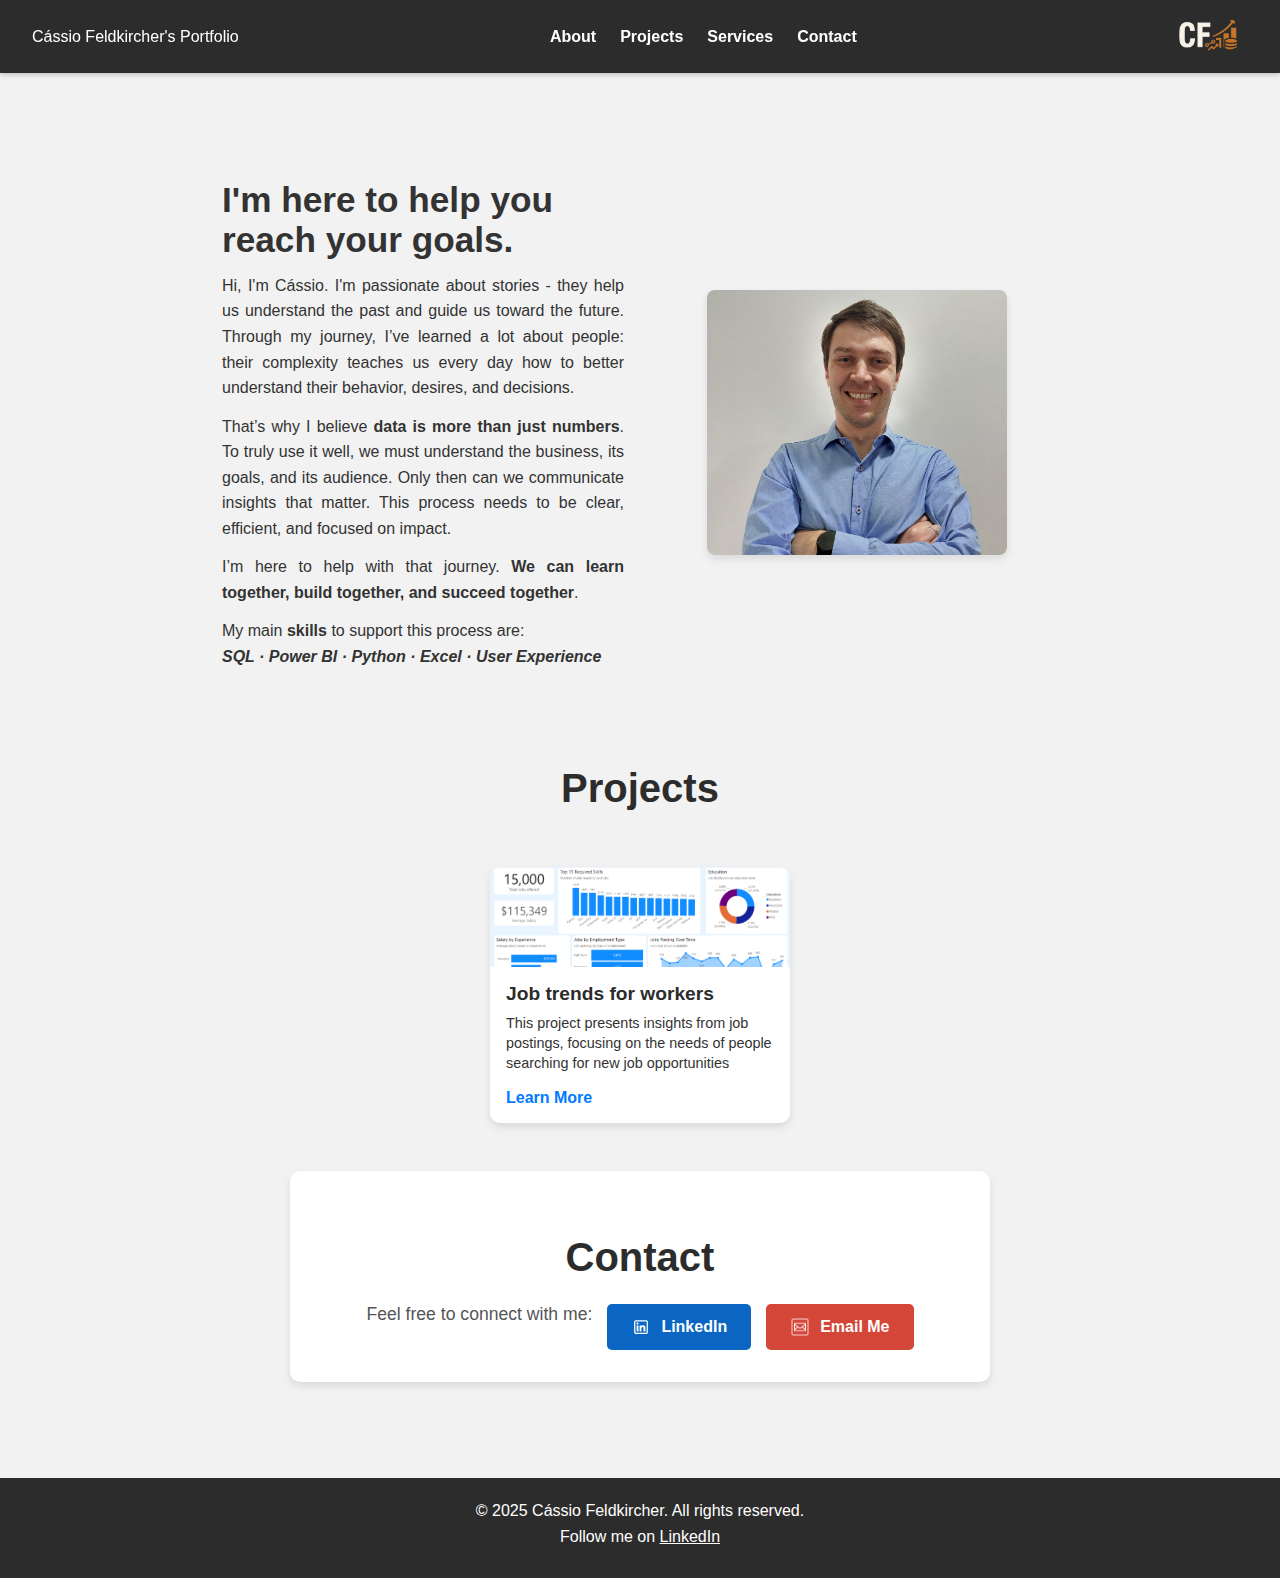
<file: index.html>
<!DOCTYPE html>
<html lang="en">
<head>
    <meta charset="UTF-8">
    <meta name="viewport" content="width=device-width, initial-scale=1.0">
    <title>CF's Portfolio</title>
    <!-- Link to the external CSS file -->
    <link rel="stylesheet" href="Source/css/style.css">
</head>
<body>
    <header>
        <div>Cássio Feldkircher's Portfolio</div>
        <div class="menu-toggle" id="mobile-menu">
            <span></span>
            <span></span>
            <span></span>
        </div>
        <nav id="main-nav">
            <ul>
                <li><a href="#about">About</a></li>
                <li><a href="#projects">Projects</a></li>
                <li><a href="#services">Services</a></li>
                <li><a href="#contact">Contact</a></li>
            </ul>
        </nav>
        <div><img src="Source/images/CF_gray.png" alt="CF logo"></div>
    </header>

    <section class="main">
        <div class="hero-section" id="about">
            <div class="hero-text">
                <h1>I'm here to help you reach your goals.</h1>
                <p>Hi, I'm Cássio. I'm passionate about stories - they help us understand the past and guide us toward the future. Through my journey, I’ve learned a lot about people: their complexity teaches us every day how to better understand their behavior, desires, and decisions.</p>
                <p>That’s why I believe <b> data is more than just numbers</b>. To truly use it well, we must understand the business, its goals, and its audience. Only then can we communicate insights that matter. This process needs to be clear, efficient, and focused on impact.</p>
                <p>I’m here to help with that journey. <b>We can learn together, build together, and succeed together</b>.</p>
                <p>My main <b>skills</b> to support this process are:<br>
                <i><b>SQL · Power BI · Python · Excel · User Experience</b></i></p>
            </div>
            <div class="hero-image">
                <img src="Source/images/eu.jpg" alt="Cássio">
            </div>
        </div>

        <h2 class="section-title">Projects</h2>

        <div class="cards" id="projects">
            <!-- Project Card 1 -->
            <div class="card">
                <img src="Source/images/projects/jobs_statistics/screen.png" alt="jobs_statistics" class="card-img">
                <div class="card-content">
                    <h2>Job trends for workers</h2>
                    <p>This project presents insights from job postings, focusing on the needs of people searching for new job opportunities</p>
                    <a href="pages/p_job_trends.html" class="card-link">Learn More</a>
                </div>
            </div>
            <!-- Project Card 2 -- >
            <div class="card">
                <img src="https://placehold.co/280x100/A8A8A8/ffffff?text=Project+2" alt="Project 2 Thumbnail" class="card-img">
                <div class="card-content">
                    <h2>Project Beta</h2>
                    <p>This project focused on developing a scalable solution for data analysis.</p>
                    <a href="#" class="card-link">Learn More</a>
                </div>
            </div>
            <!-- Project Card 3 -- >
            <div class="card">
                <img src="https://placehold.co/280x100/A8A8A8/ffffff?text=Project+3" alt="Project 3 Thumbnail" class="card-img">
                <div class="card-content">
                    <h2>Project Gamma</h2>
                    <p>An innovative web application designed to improve user engagement.</p>
                    <a href="#" class="card-link">Learn More</a>
                </div>
            </div> -->
        </div>

        <!-- Contact Section -->
        <section id="contact" class="contact-section">
            <h2 class="section-title">Contact</h2>
            <div class="contact-links">
                <p>Feel free to connect with me:</p>
                <a href="https://www.linkedin.com/in/cassiofeldkircher/" target="_blank" class="contact-link">
                    <img src="Source/icons/linkedin_wb.svg" alt="LinkedIn icon" class="contact-icon">
                    <span>LinkedIn</span>
                </a>
                <a href="mailto:your.email@example.com" class="contact-link">
                    <img src="Source/icons/email.png" alt="Email icon" class="contact-icon">
                    <span>Email Me</span>
                </a>
            </div>
        </section>

    </section>

    <!-- Link to external JavaScript file -->
    <script src="Source/js/scripts.js"></script>
    <footer>
        <div class="footer-content">
            <p>&copy; 2025 Cássio Feldkircher. All rights reserved.</p>
            <p>Follow me on <a href="https://www.linkedin.com/in/cassiofeldkircher/" target="_blank">LinkedIn</a></p>
        </div>
    </footer>
</body>
</html>
</file>
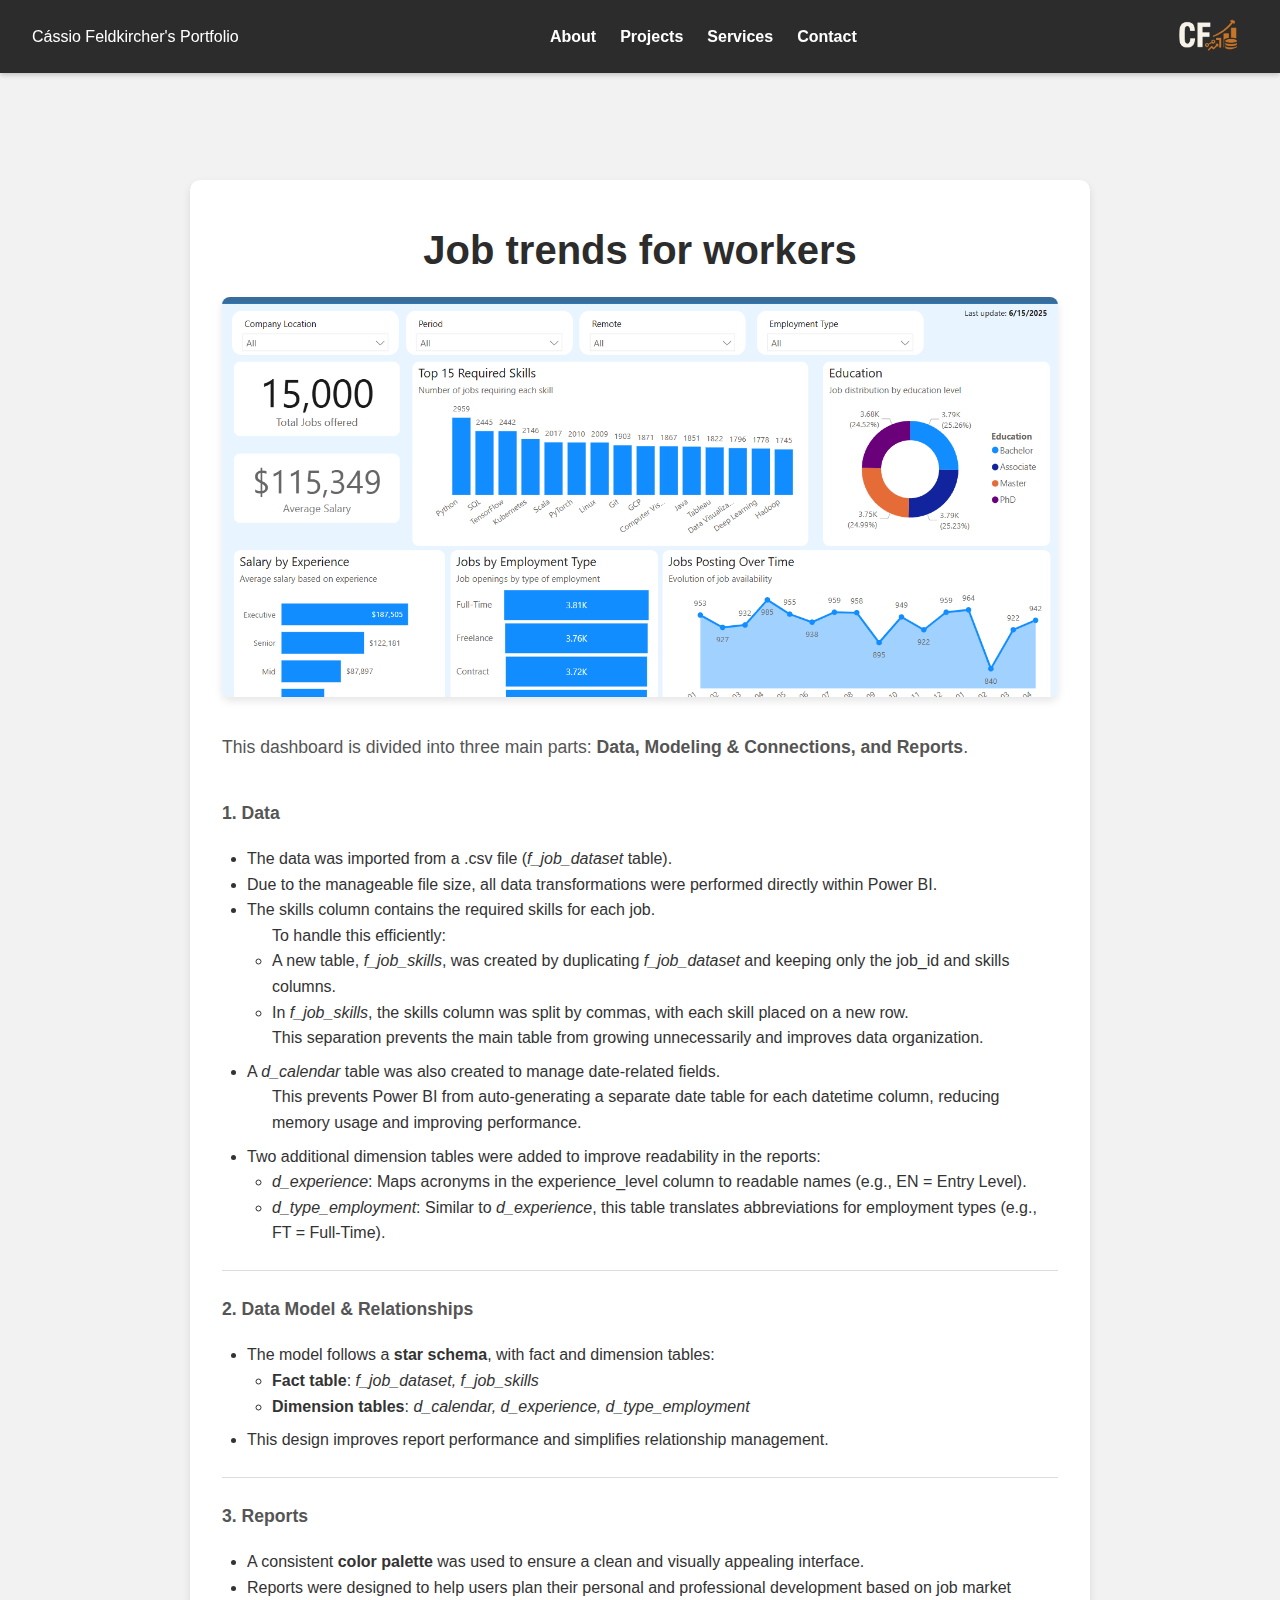
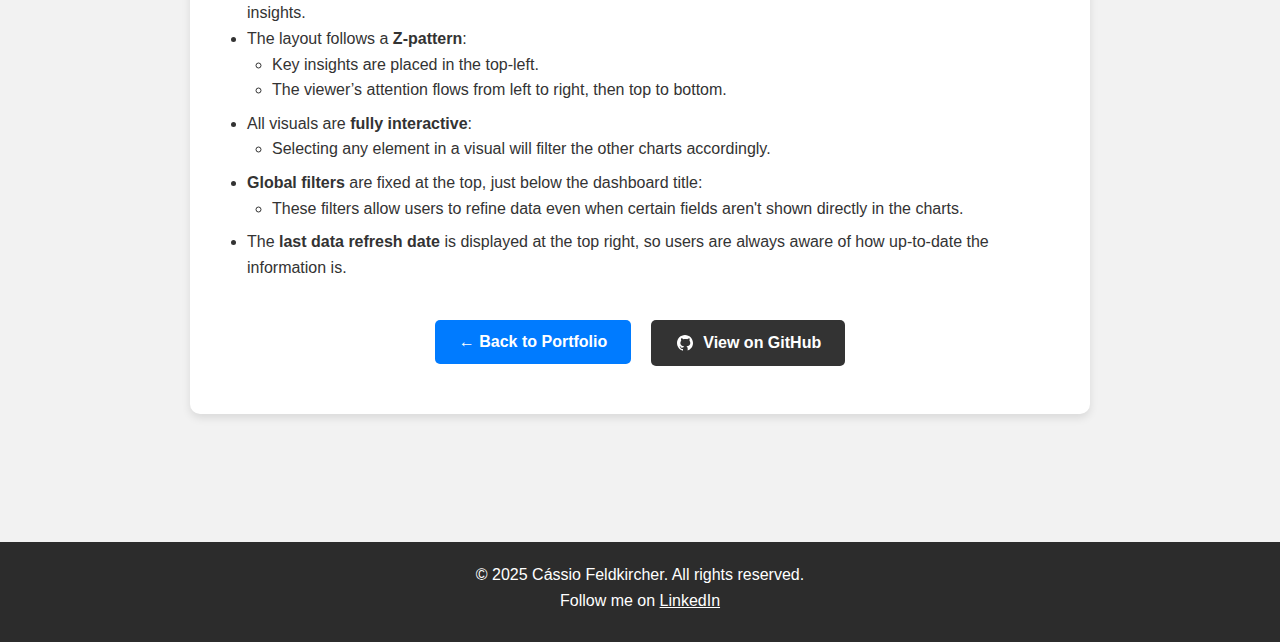
<file: pages/p_job_trends.html>
<!DOCTYPE html>
<html lang="en">
<head>
    <meta charset="UTF-8">
    <meta name="viewport" content="width=device-width, initial-scale=1.0">
    <title>Job trends for workers - CF's Portfolio</title>
    <!-- Link to the external global CSS file -->
    <link rel="stylesheet" href="../Source/css/style.css">
    <!-- Link to the external project-specific CSS file -->
    <link rel="stylesheet" href="../Source/css/job_trends.css">
</head>
<body>
    <header>
        <div>Cássio Feldkircher's Portfolio</div>
        <div class="menu-toggle" id="mobile-menu">
            <span></span>
            <span></span>
            <span></span>
        </div>
        <nav id="main-nav"> <ul>
                <li><a href="../index.html#about">About</a></li> <!-- Updated link -->
                <li><a href="../index.html#projects">Projects</a></li> <!-- Updated link -->
                <li><a href="#services">Services</a></li>
                <li><a href="../index.html#contact">Contact</a></li>
            </ul>
        </nav>
        <div><img src="../Source/images/CF_gray.png" alt="CF logo"></div>
    </header>

    <main class="main">
        <section class="project-detail-section">
            <h1>Job trends for workers</h1>
            <img src="../Source/images/projects/jobs_statistics/screen.png" alt="Job trends project main image" class="project-detail-image">
            <div class="project-description">
                <p>This dashboard is divided into three main parts: <b>Data, Modeling & Connections, and Reports</b>.</p>
                <br>
                <p><b>1. Data</b></p>
                <ul>
                    <li>The data was imported from a .csv file (<i>f_job_dataset</i> table).</li>
                    <li>Due to the manageable file size, all data transformations were performed directly within Power BI.</li>
                    <li>The skills column contains the required skills for each job.
                        <ul>
                            To handle this efficiently:
                            <li>A new table, <i>f_job_skills</i>, was created by duplicating <i>f_job_dataset</i> and keeping only the job_id and skills columns.</li>
                            <li>In <i>f_job_skills</i>, the skills column was split by commas, with each skill placed on a new row.</li>
                            This separation prevents the main table from growing unnecessarily and improves data organization.
                        </ul>
                    </li>
                    <li>A <i>d_calendar</i> table was also created to manage date-related fields.
                        <ul>
                            This prevents Power BI from auto-generating a separate date table for each datetime column, reducing memory usage and improving performance.
                        </ul>
                    </li>
                    <li>Two additional dimension tables were added to improve readability in the reports:
                        <ul>
                            <li><i>d_experience</i>: Maps acronyms in the experience_level column to readable names (e.g., EN = Entry Level).</li>
                            <li><i>d_type_employment</i>: Similar to <i>d_experience</i>, this table translates abbreviations for employment types (e.g., FT = Full-Time).</li>
                        </ul>
                    </li>
                </ul>
                <!-- <br> -->
                <p><b>2. Data Model & Relationships</b></p>
                <ul>
                    <li>The model follows a <b>star schema</b>, with fact and dimension tables:
                        <ul>
                            <li><b>Fact table</b>: <i>f_job_dataset, f_job_skills</i></li>
                            <li><b>Dimension tables</b>: <i>d_calendar, d_experience, d_type_employment</i></li>
                        </ul>
                    </li>
                    <li>This design improves report performance and simplifies relationship management.</li>
                </ul>
                <!-- <br> -->
                <p><b>3. Reports</b></p>
                <ul>
                    <li>A consistent <b>color palette</b> was used to ensure a clean and visually appealing interface.</li>
                    <li>Reports were designed to help users plan their personal and professional development based on job market insights.</li>
                    <li>The layout follows a <b>Z-pattern</b>:
                        <ul>
                            <li>Key insights are placed in the top-left.</li>
                            <li>The viewer’s attention flows from left to right, then top to bottom.</li>
                        </ul>
                    </li>
                    <li>All visuals are <b>fully interactive</b>:
                        <ul>
                            <li>Selecting any element in a visual will filter the other charts accordingly.</li>
                        </ul>
                    </li>
                    <li><b>Global filters</b> are fixed at the top, just below the dashboard title:
                        <ul>
                            <li>These filters allow users to refine data even when certain fields aren't shown directly in the charts.</li>
                        </ul>
                    </li>
                    <li>The <b>last data refresh date</b> is displayed at the top right, so users are always aware of how up-to-date the information is.</li>
                </ul>
            </div>
           <div class="project-actions-container">
                <div class="back-to-portfolio">
                    <a href="../index.html">← Back to Portfolio</a>
                </div>
                <!-- New GitHub link with SVG icon -->
                <a href="https://github.com/cassiof-dev/projects_pbi/tree/main/Jobs_statistics" target="_blank" class="project-github-link">
                    <img src="../Source/icons/icons8-github.svg" alt="GitHub icon" class="github-icon">
                    <span>View on GitHub</span>
                </a>
            </div>
        </section>
    </main>

    <!-- Link to external JavaScript file -->
    <script src="../Source/js/scripts.js"></script>
    <footer>
        <div class="footer-content">
            <p>&copy; 2025 Cássio Feldkircher. All rights reserved.</p>
            <p>Follow me on <a href="https://www.linkedin.com/in/cassiofeldkircher/" target="_blank">LinkedIn</a></p>
        </div>
    </footer>
</body>
</html>
</file>
<file: Source/css/style.css>
/* Universal box-sizing for easier layout management */
* {
    margin: 0;
    padding: 0;
    box-sizing: border-box;
}

/* HTML and Body styling for smooth scrolling with fixed header */
html {
    scroll-behavior: smooth; /* Ensures smooth scrolling */
    scroll-padding-top: 100px; /* Leave space for the fixed header when scrolling to anchors */
}

body {
    font-family: 'Segoe UI', Tahoma, Geneva, Verdana, sans-serif;
    background-color: #f2f2f2;
    color: #333;
    padding-top: 100px; /* Add padding to body to prevent content from hiding behind fixed header */
}

/* Header styling: background, text color, flexbox for alignment, and padding */
header {
    background-color: #2c2c2c;
    color: #fff;
    display: flex;
    justify-content: space-between; /* Space out title, nav, and logo */
    align-items: center; /* Vertically align items */
    padding: 1rem 2rem;
    position: fixed; /* Make the header fixed at the top of the viewport */
    top: 0; /* Position it at the very top */
    width: 100%; /* Make it span the full width */
    z-index: 1000; /* Ensure it stays above other content when scrolling */
    box-shadow: 0 2px 5px rgba(0,0,0,0.2); /* Optional: add a subtle shadow for distinction */
}

/* Header image (logo) styling: width and border-radius for circular shape */
header img {
    width: 80px;
    border-radius: 50%;
}

/* Navigation list styling: remove bullets, use flexbox for horizontal layout, and add spacing */
nav ul {
    list-style: none;
    display: flex;
    gap: 1.5rem; /* Space between navigation items */
}

/* Navigation link styling: color, remove underline, bold text, and smooth transition for hover effect */
nav ul li a {
    color: #fff;
    text-decoration: none;
    font-weight: bold;
    transition: color 0.3s ease; /* Smooth color change on hover */
}

/* Navigation link hover effect */
nav ul li a:hover {
    color: #ccc; /* Lighter color on hover */
}

/* Hamburger menu icon styles */
.menu-toggle {
    display: none; /* Hidden by default, shown only on mobile */
    flex-direction: column;
    justify-content: space-between;
    width: 30px;
    height: 20px;
    cursor: pointer;
    z-index: 1001; /* Ensure it's above other content */
}

.menu-toggle span {
    display: block;
    width: 100%;
    height: 3px;
    background-color: #fff;
    border-radius: 2px;
    transition: all 0.3s ease;
}

/* Animation for hamburger icon on active state */
.menu-toggle.active span:nth-child(1) {
    transform: translateY(8.5px) rotate(45deg);
}
.menu-toggle.active span:nth-child(2) {
    opacity: 0;
}
.menu-toggle.active span:nth-child(3) {
    transform: translateY(-8.5px) rotate(-45deg);
}


/* Main section styling: padding, flexbox for column layout, and center alignment */
.main {
    padding: 2rem 2rem; /* Reduced padding-top from 3rem to 2rem */
    display: flex;
    flex-direction: column;
    align-items: center;
}

/* Style for general section titles like "Projects" and "Contact" */
.section-title {
    font-size: 2.5rem; /* Adjust size as needed */
    color: #2c2c2c;
    text-align: center;
    margin-top: 2rem; /* Space above the title */
    margin-bottom: 1.5rem; /* Space below the title */
    width: 100%; /* Ensure it takes full width to center */
}

/* Hero section styling: flexbox for content arrangement, default column for mobile, spacing, and max-width */
.hero-section {
    display: flex;
    flex-direction: column; /* Default to column layout for mobile devices */
    align-items: center; /* Center items horizontally */
    gap: 1rem; /* Reduced space between text and image for better fit */
    margin-bottom: 2rem; /* Space below the hero section */
    max-width: 900px; /* Limit the maximum width for better readability */
    width: 100%; /* Take full width within its container */
    padding: 1.5rem 1rem; /* Internal padding for the hero section */
}

/* Hero text styling: font size, text alignment, color, and flex-item properties */
.hero-text {
    font-size: 1.1rem; /* Slightly reduced base font size for overall readability */
    text-align: center; /* Center align text for mobile */
    color: #333;
    flex: 1; /* Allows text to take available space in flex container */
}

/* Hero text heading (h1) styling: font size and bottom margin */
.hero-text h1 {
    font-size: 1.8rem; /* Reduced font size for the main heading */
    margin-bottom: 0.8rem; /* Space between heading and first paragraph */
}

/* Hero text paragraph (p) styling: line height and margin for improved readability between paragraphs */
.hero-text p {
    font-size: 1rem; /* Specific font size for paragraphs to ensure good readability */
    line-height: 1.6; /* Increased line height for better spacing between lines */
    margin-bottom: 0.8em; /* Add margin between paragraphs for visual separation */
    text-align: justify; /* Justify text for a block-like appearance */
}

/* Remove margin from the last paragraph to prevent extra space at the bottom */
.hero-text p:last-child {
    margin-bottom: 0;
}


/* Hero image container styling: flex-item properties and center alignment for the image */
.hero-image {
    flex: 1; /* Allows image to take available space in flex container */
    text-align: center; /* Center the image horizontally */
}

/* Hero image styling: width, max-width for responsiveness, border-radius, and box-shadow */
.hero-image img {
    width: 250px; /* Default width for the image */
    max-width: 100%; /* Ensures image scales down on smaller screens */
    border-radius: 8px; /* Rounded corners for the image */
    box-shadow: 0 4px 8px rgba(0, 0, 0, 0.1); /* Subtle shadow for depth */
}

/* Cards container styling: flexbox for wrapping cards, gap, and center justification */
.cards {
    display: flex;
    flex-wrap: wrap; /* Allows cards to wrap to the next line */
    gap: 20px; /* Space between cards */
    justify-content: center; /* Center cards horizontally */
    margin-top: 2rem; /* Space above the cards section */
    width: 100%; /* Take full width within its container */
}

/* Individual card styling: width, height, background, border-radius, shadow, and hover transition */
.card {
    width: 280px;
    background-color: #fff; /* Changed card background to white for content visibility */
    border-radius: 10px;
    box-shadow: 0 4px 8px rgba(0, 0, 0, 0.1);
    transition: transform 0.3s ease; /* Smooth transform on hover */
    display: flex; /* Use flexbox for internal content layout */
    flex-direction: column; /* Stack content vertically */
    overflow: hidden; /* Hide overflowing content, especially for images */
}

/* Card hover effect: lift card slightly */
.card:hover {
    transform: translateY(-5px); /* Move card up slightly on hover */
}

/* Styling for images within cards */
.card-img {
    width: 100%; /* Image takes full width of the card */
    height: 100px; /* Fixed height for consistency in thumbnails */
    object-fit: cover; /* Cover the area, cropping if necessary */
    border-radius: 10px 10px 0 0; /* Rounded top corners only */
}

/* Styling for content area within cards */
.card-content {
    padding: 1rem; /* Padding around text content */
    display: flex;
    flex-direction: column;
    flex-grow: 1; /* Allow content to grow and fill space */
}

/* Styling for project titles within cards */
.card-content h2 {
    font-size: 1.2rem; /* Size for project titles */
    margin-bottom: 0.5rem; /* Space below title */
    color: #2c2c2c;
}

/* Styling for project descriptions within cards */
.card-content p {
    font-size: 0.9rem; /* Smaller font for descriptions */
    line-height: 1.4; /* Adjusted line height for readability */
    margin-bottom: 1rem; /* Space below description */
    text-align: left; /* Keep text left-aligned for descriptions for better readability */
}

/* Styling for "Learn More" links within cards */
.card-link {
    color: #007bff; /* A distinct color for links */
    text-decoration: none;
    font-weight: bold;
    align-self: flex-start; /* Align link to the start */
    margin-top: auto; /* Push the link to the bottom of the card content */
    transition: color 0.3s ease;
}

.card-link:hover {
    color: #0056b3;
}

/* Contact Section Styles */
.contact-section {
    padding: 2rem;
    max-width: 700px;
    width: 100%;
    margin-top: 3rem;
    background-color: #fff;
    border-radius: 10px;
    box-shadow: 0 4px 8px rgba(0, 0, 0, 0.1);
    text-align: center; /* Center content within the section */
}

.contact-section p {
    font-size: 1.1rem;
    color: #555;
    margin-bottom: 1.5rem;
}

.contact-links {
    display: flex;
    flex-direction: row; /* Changed to row to place links side-by-side */
    gap: 15px;
    justify-content: center; /* Center items horizontally */
    align-items: center; /* Vertically align items */
    flex-wrap: wrap; /* Allow wrapping onto new lines if necessary */
}

.contact-link {
    display: inline-flex; /* Use inline-flex to align icon and text side-by-side */
    align-items: center; /* Vertically align items */
    background-color: #007bff; /* Default button color */
    color: #fff;
    padding: 0.8rem 1.5rem;
    border-radius: 5px;
    text-decoration: none;
    font-weight: bold;
    transition: background-color 0.3s ease;
    /* Removed width: 100%; max-width: 250px; to allow natural sizing based on content */
    justify-content: center; /* Center text and icon */
}

.contact-link:hover {
    background-color: #0056b3;
}

.contact-icon {
    width: 20px;
    height: 20px;
    margin-right: 10px; /* Space between icon and text */
    vertical-align: middle; /* Align with text */
    filter: invert(100%); /* Changed icon color to white (blank) */
}

/* Specific background colors for LinkedIn and Email for better branding */
.contact-link[href*="linkedin.com"] {
    background-color: #0A66C2; /* LinkedIn blue */
}

.contact-link[href*="linkedin.com"]:hover {
    background-color: #004182;
}

.contact-link[href*="mailto:"] {
    background-color: #D44638; /* Common red for email/Gmail */
}

.contact-link[href*="mailto:"]:hover {
    background-color: #A3342C;
}


/* Footer styling */
footer {
    background-color: #2c2c2c;
    color: #fff;
    text-align: center;
    padding: 1.5rem 2rem;
    margin-top: 3rem; /* Space above the footer */
}

.footer-content p {
    margin-bottom: 0.5rem;
}

.footer-content a {
    color: #fff;
    text-decoration: underline;
    transition: color 0.3s ease;
}

.footer-content a:hover {
    color: #ccc;
}


/* Responsive Adjustments for larger screens (min-width: 768px) */
@media (min-width: 768px) {
    /* Hero section for larger screens: switch to row layout, align text left, restore gap and padding */
    .hero-section {
        flex-direction: row; /* Arrange text and image side-by-side */
        text-align: left; /* Align text to the left */
        gap: 2rem; /* Restore slightly larger gap for desktop */
        padding: 2rem; /* Restore slightly larger padding for desktop */
    }

    /* Hero text for larger screens: slightly adjust paragraph font size and align text left */
    .hero-text {
        font-size: 1rem; /* Fine-tuned paragraph font size for desktop */
        text-align: left;
    }

    /* Hero heading (h1) for larger screens: slightly larger font size */
    .hero-text h1 {
        font-size: 2.2rem; /* Adjusted heading size for desktop */
    }

    /* Main section for larger screens: increase horizontal padding */
    .main {
        padding: 3rem 4rem;
    }

    /* Cards for larger screens: slightly larger width and height */
    .card {
        width: 300px;
    }

    /* Hero image for larger screens: restore original width */
    .hero-image img {
        width: 300px;
    }

    /* Contact Section on Larger Screens - Links already handled by default .contact-links */
    .contact-link {
        width: auto; /* Allow auto width based on content */
        max-width: none; /* Remove max-width constraint for desktop */
    }
}

/* Responsive Adjustments for smaller screens (max-width: 767px) */
@media (max-width: 767px) {
    /* Header for smaller screens: stack elements vertically */
    header {
        flex-direction: row; /* Keep elements inline */
        justify-content: space-between; /* Space out title/logo and menu icon */
        align-items: center;
        padding: 1rem;
    }

    /* Adjust body padding top for mobile if header height changes */
    body {
        padding-top: 80px; /* Adjust based on actual mobile header height */
    }

    /* Show hamburger menu icon on small screens */
    .menu-toggle {
        display: flex;
    }

    /* Hide the regular nav menu on small screens by default */
    nav {
        position: absolute;
        top: 100%; /* Position below the header */
        left: 0;
        width: 100%;
        background-color: #3e3e3e; /* Slightly lighter background for the dropdown */
        flex-direction: column;
        display: none; /* Hidden by default */
        text-align: center;
        box-shadow: 0 4px 8px rgba(0, 0, 0, 0.2);
        z-index: 999; /* Ensure nav is below the header's z-index */
        padding-bottom: 1rem; /* Add some padding at the bottom */
    }

    /* When menu is active, display it */
    nav.active {
        display: flex;
    }

    nav ul {
        flex-direction: column;
        gap: 0.8rem; /* Space between menu items when stacked */
        width: 100%; /* Ensure full width */
        padding: 1rem 0; /* Vertical padding within the dropdown */
    }

    nav ul li {
        width: 100%;
    }

    nav ul li a {
        padding: 0.5rem 0; /* Padding for click area */
        display: block; /* Make links block-level for better click targets */
    }

    /* Hero text for very small screens: smaller paragraph font size */
    .hero-text {
        font-size: 0.9rem; /* Smaller paragraph text for very small screens */
    }

    /* Hero heading (h1) for very small screens: smaller font size */
    .hero-text h1 {
        font-size: 1.6rem; /* Smaller heading for very small screens */
    }

    /* Card adjustments for smaller screens */
    .card {
        width: 90%; /* Make cards take up more width on small screens */
        max-width: 350px; /* Limit max width to prevent them from becoming too wide */
    }

    /* Contact links on small screens */
    .contact-link {
        width: 100%; /* Make them full width again on mobile */
        max-width: 250px; /* Limit max width on mobile */
    }
}
</file>
<file: Source/css/job_trends.css>
/* Specific styles for the project page */
.project-detail-section {
    padding: 3rem 2rem;
    max-width: 900px;
    margin: 0 auto;
    background-color: #fff;
    border-radius: 10px;
    box-shadow: 0 4px 8px rgba(0, 0, 0, 0.1);
    margin-top: 2rem;
    margin-bottom: 2rem;
}

.project-detail-section h1 {
    font-size: 2.5rem;
    color: #2c2c2c;
    text-align: center;
    margin-bottom: 1.5rem;
}

.project-detail-image {
    width: 100%;
    height: auto;
    max-height: 400px; /* Max height for the main project image */
    object-fit: cover;
    border-radius: 8px;
    margin-bottom: 2rem;
    box-shadow: 0 4px 8px rgba(0, 0, 0, 0.1);
}

.project-description p {
    font-size: 1.1rem;
    line-height: 1.7;
    color: #555;
    margin-bottom: 1em;
    text-align: justify; /* Keep justified text for paragraphs */
}

.project-description p:last-child {
    margin-bottom: 0;
}

/* Styles for unordered lists within the project description */
.project-description ul {
    list-style-type: disc; /* Ensures default bullet points are visible */
    margin-left: 25px; /* Adds indentation for the list */
    margin-bottom: 1em; /* Space below each main list */
    padding-left: 0; /* Remove default padding, margin-left handles indentation */
}

/* Styles for nested unordered lists */
.project-description ul ul {
    list-style-type: circle; /* Use a different bullet for nested lists */
    margin-bottom: 0.5em; /* Smaller margin for nested lists */
}

/* Styles for list items within the project description */
.project-description li {
    font-size: 1rem; /* Consistent font size for list items */
    line-height: 1.6; /* Ensure good line spacing for list items */
}

/* Adjusting the selector to create a separator line between major sections' headings.
   This now targets a paragraph that immediately follows a ul. */
.project-description ul + p {
    border-top: 1px solid #ddd; /* A subtle light gray line */
    padding-top: 1.5rem; /* Space above the line */
    margin-top: 1.5rem; /* Space between the line and the previous content */
}


/* Container for actions (back button and GitHub link) */
.project-actions-container {
    display: flex;
    justify-content: center; /* Center horizontally */
    gap: 20px; /* Space between buttons/links */
    margin-top: 2.5rem; /* Space above the container */
    flex-wrap: wrap; /* Allow wrapping on smaller screens */
}

/* Style for the "Back to Portfolio" link */
.back-to-portfolio {
    display: block;
    text-align: center;
}

.back-to-portfolio a {
    display: inline-block;
    background-color: #007bff;
    color: #fff;
    padding: 0.8rem 1.5rem;
    border-radius: 5px;
    text-decoration: none;
    font-weight: bold;
    transition: background-color 0.3s ease;
}

.back-to-portfolio a:hover {
    background-color: #0056b3;
}

/* Style for the GitHub link */
.project-github-link {
    display: inline-flex; /* Use flex to align icon and text */
    align-items: center; /* Vertically align items */
    background-color: #333; /* GitHub color */
    color: #fff;
    padding: 0.8rem 1.5rem;
    border-radius: 5px;
    text-decoration: none;
    font-weight: bold;
    transition: background-color 0.3s ease;
}

/* Styling for the GitHub icon when it's an image */
.github-icon {
    width: 20px; /* Adjust size as needed */
    height: 20px;
    margin-right: 8px; /* Space between icon and text */
    vertical-align: middle; /* Align with text */
    filter: invert(100%) sepia(0%) saturate(7483%) hue-rotate(180deg) brightness(110%) contrast(100%); /* Make SVG white */
}

.project-github-link:hover {
    background-color: #555; /* Darker on hover */
}


/* Responsive adjustments for the project detail page */
@media (max-width: 767px) {
    .project-detail-section {
        padding: 2rem 1rem;
        margin-top: 1rem;
        margin-bottom: 1rem;
    }

    .project-detail-section h1 {
        font-size: 2rem;
    }

    .project-description p {
        font-size: 1rem;
    }

    .project-description ul {
        margin-left: 20px; /* Adjust indentation for smaller screens */
    }

    .project-actions-container {
        flex-direction: column; /* Stack buttons vertically on small screens */
        gap: 15px; /* Adjust gap when stacked */
    }

    .project-actions-container a {
        width: 100%; /* Make buttons full width on small screens */
        max-width: 250px; /* Limit their max width */
    }
}
</file>
